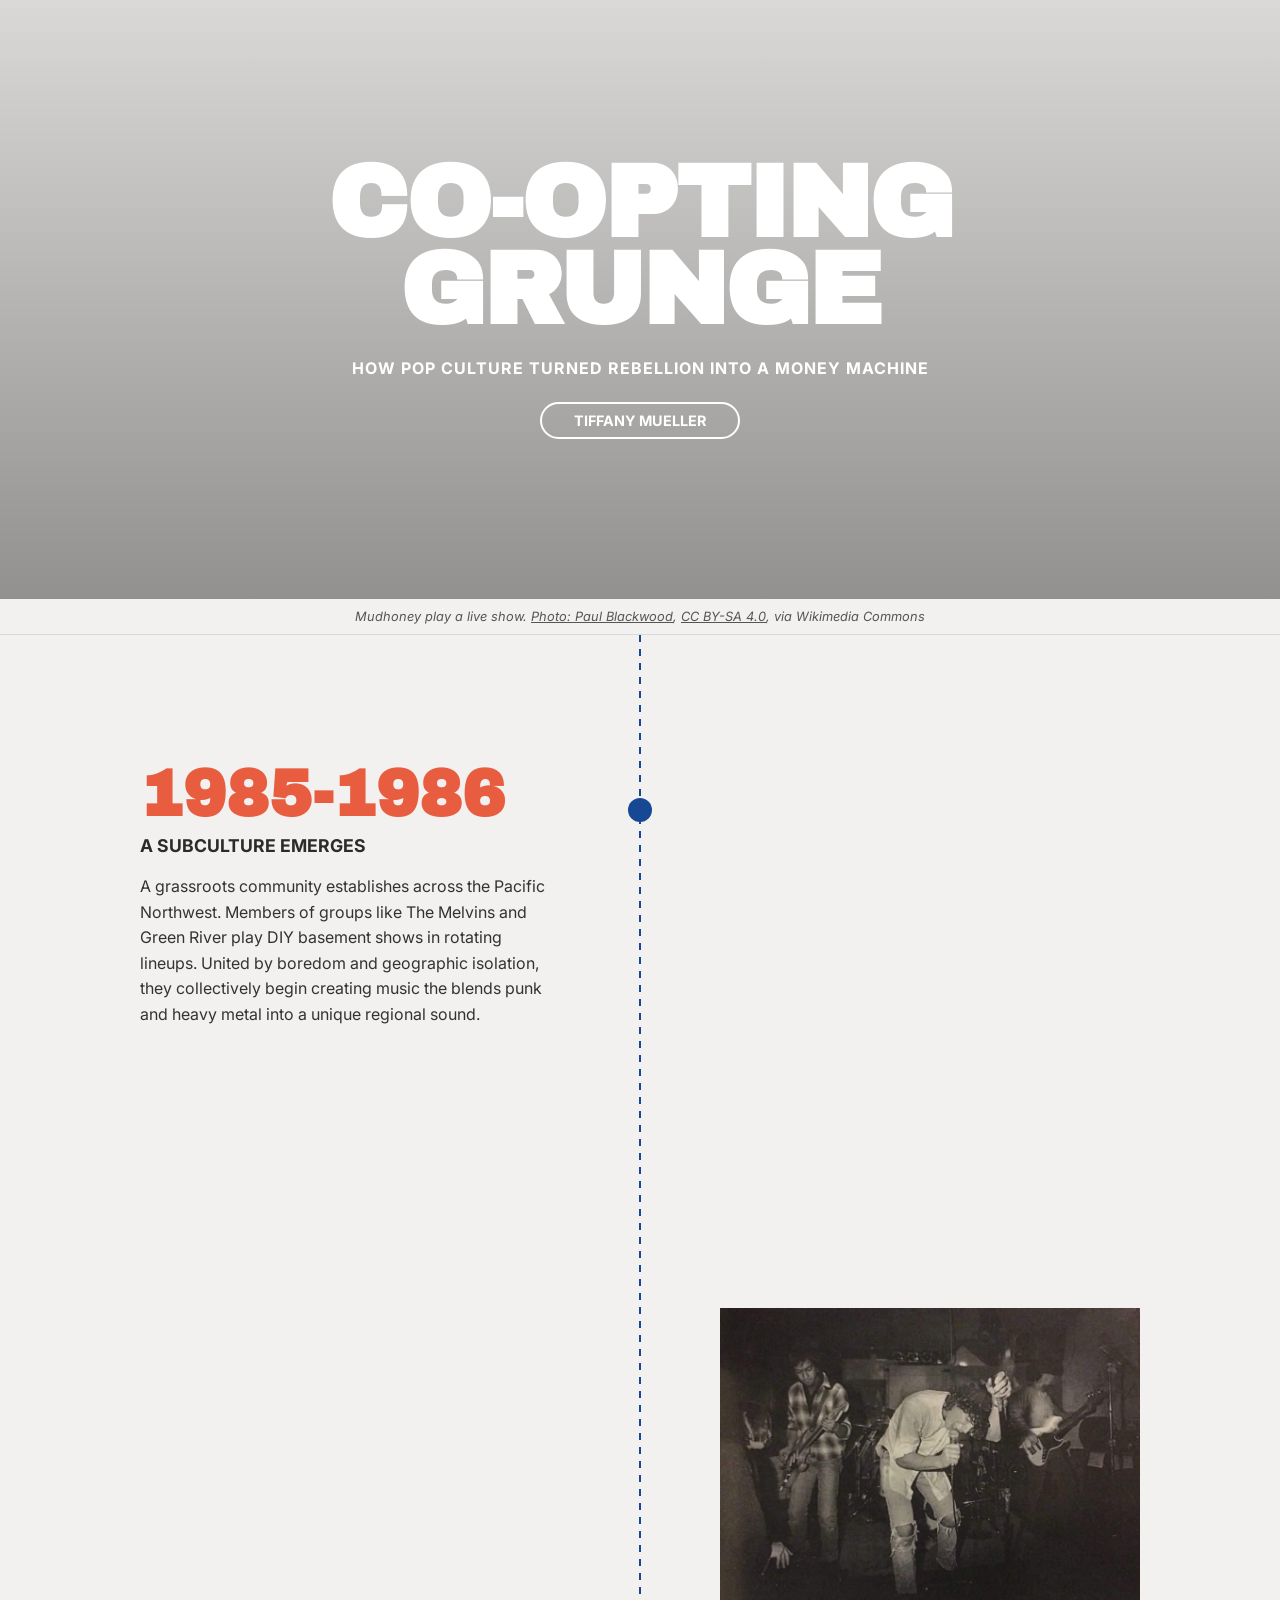
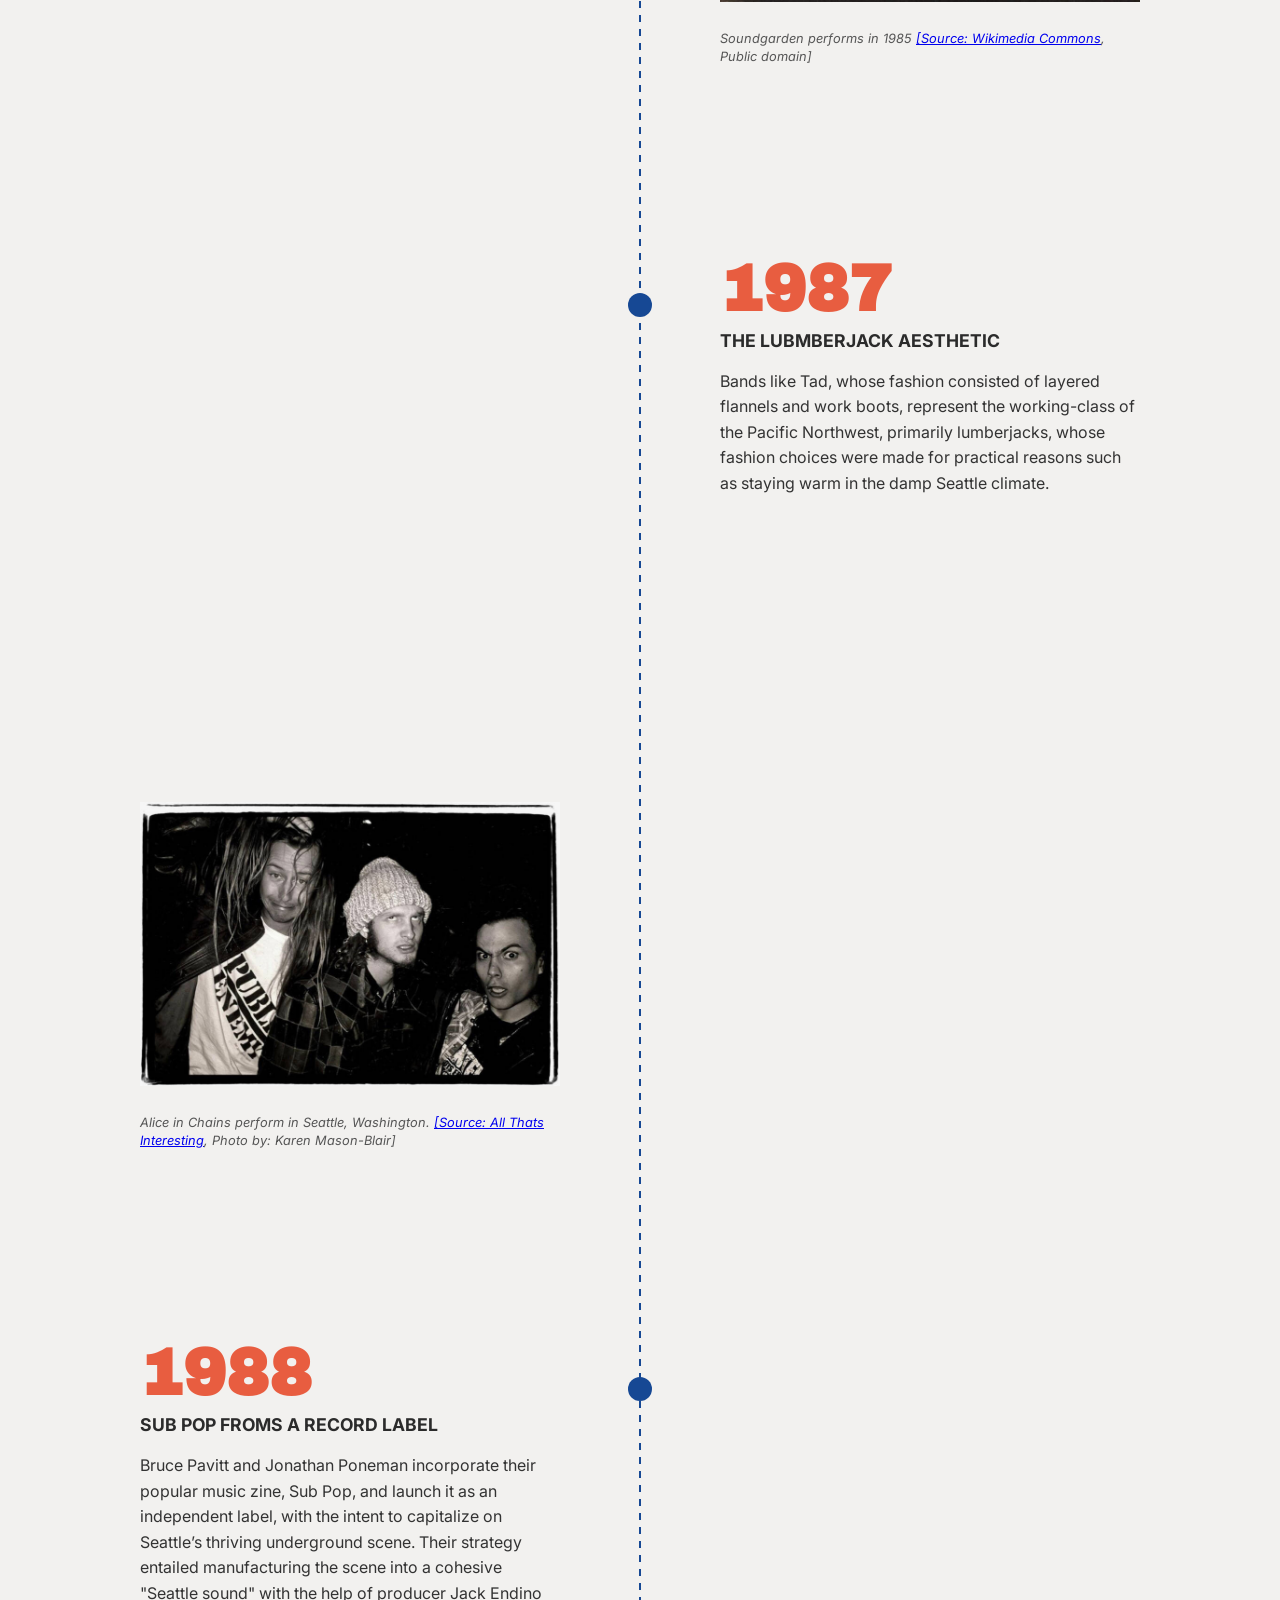
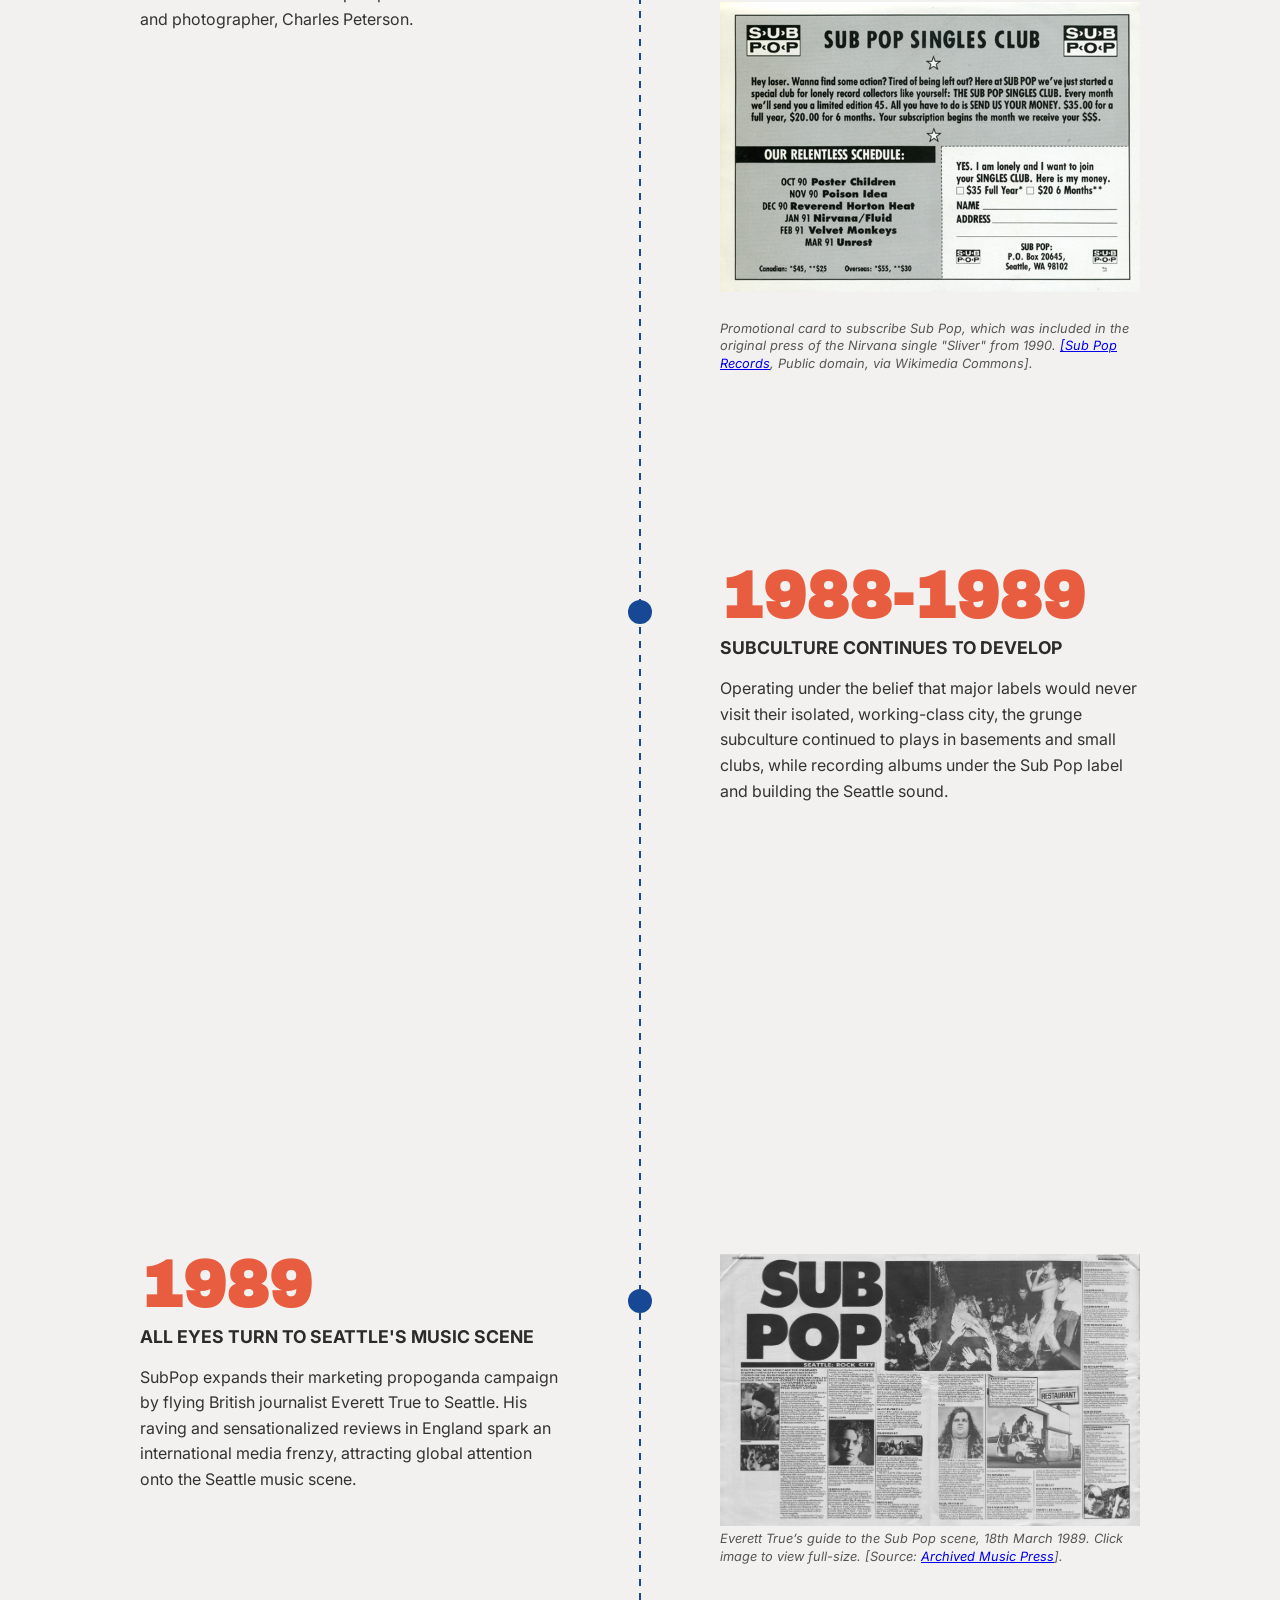
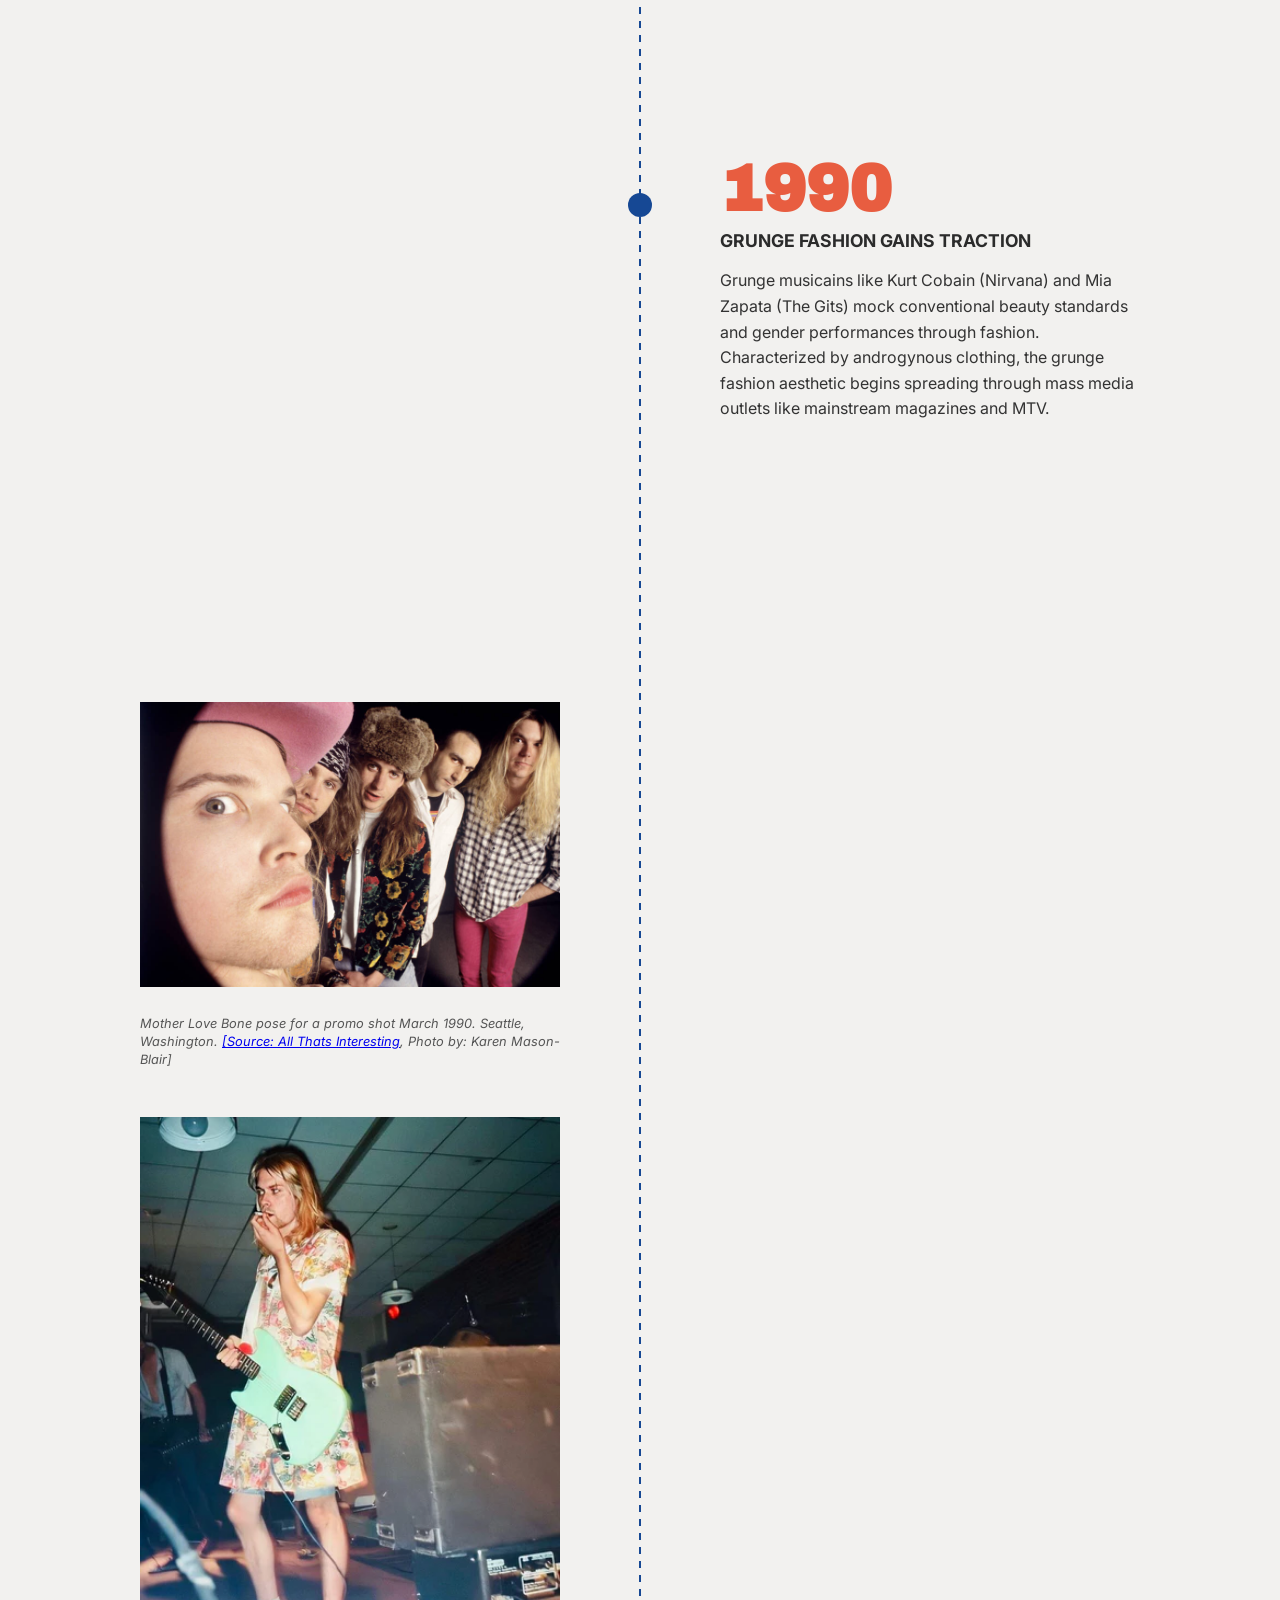
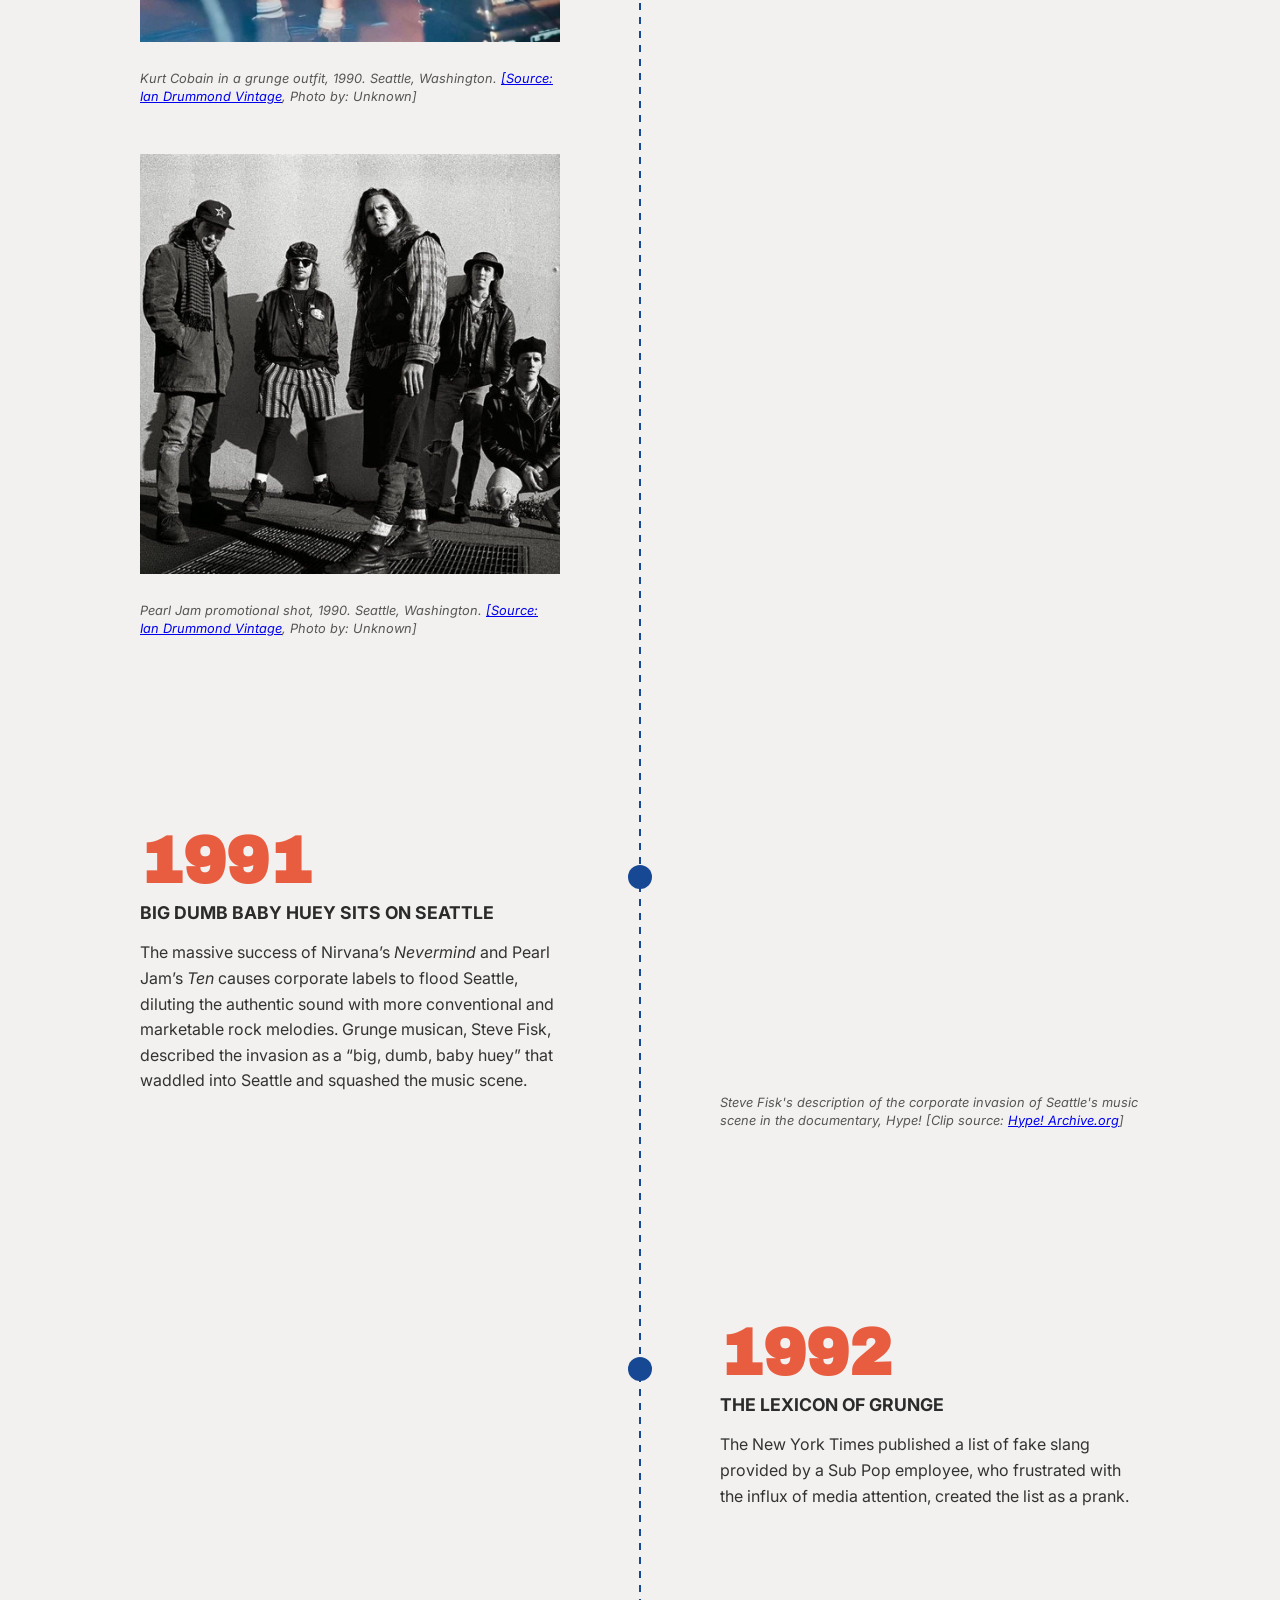
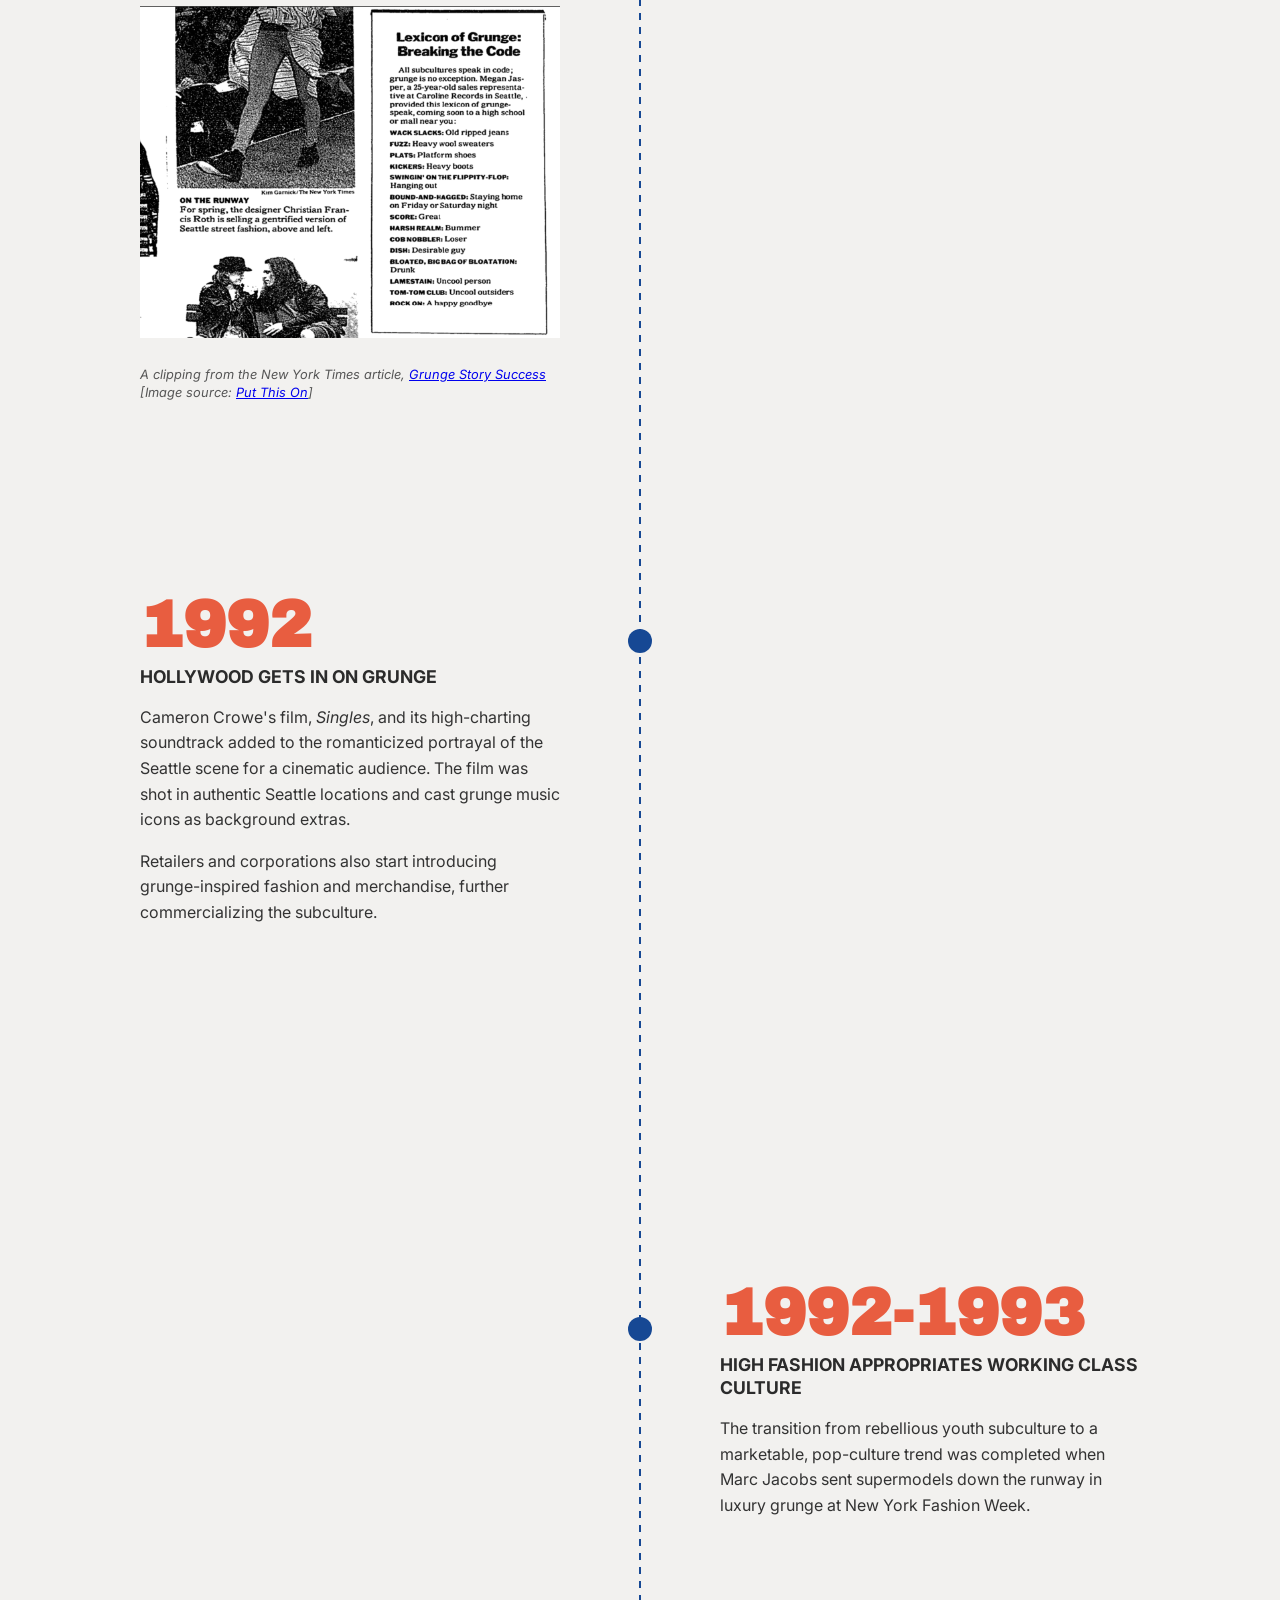
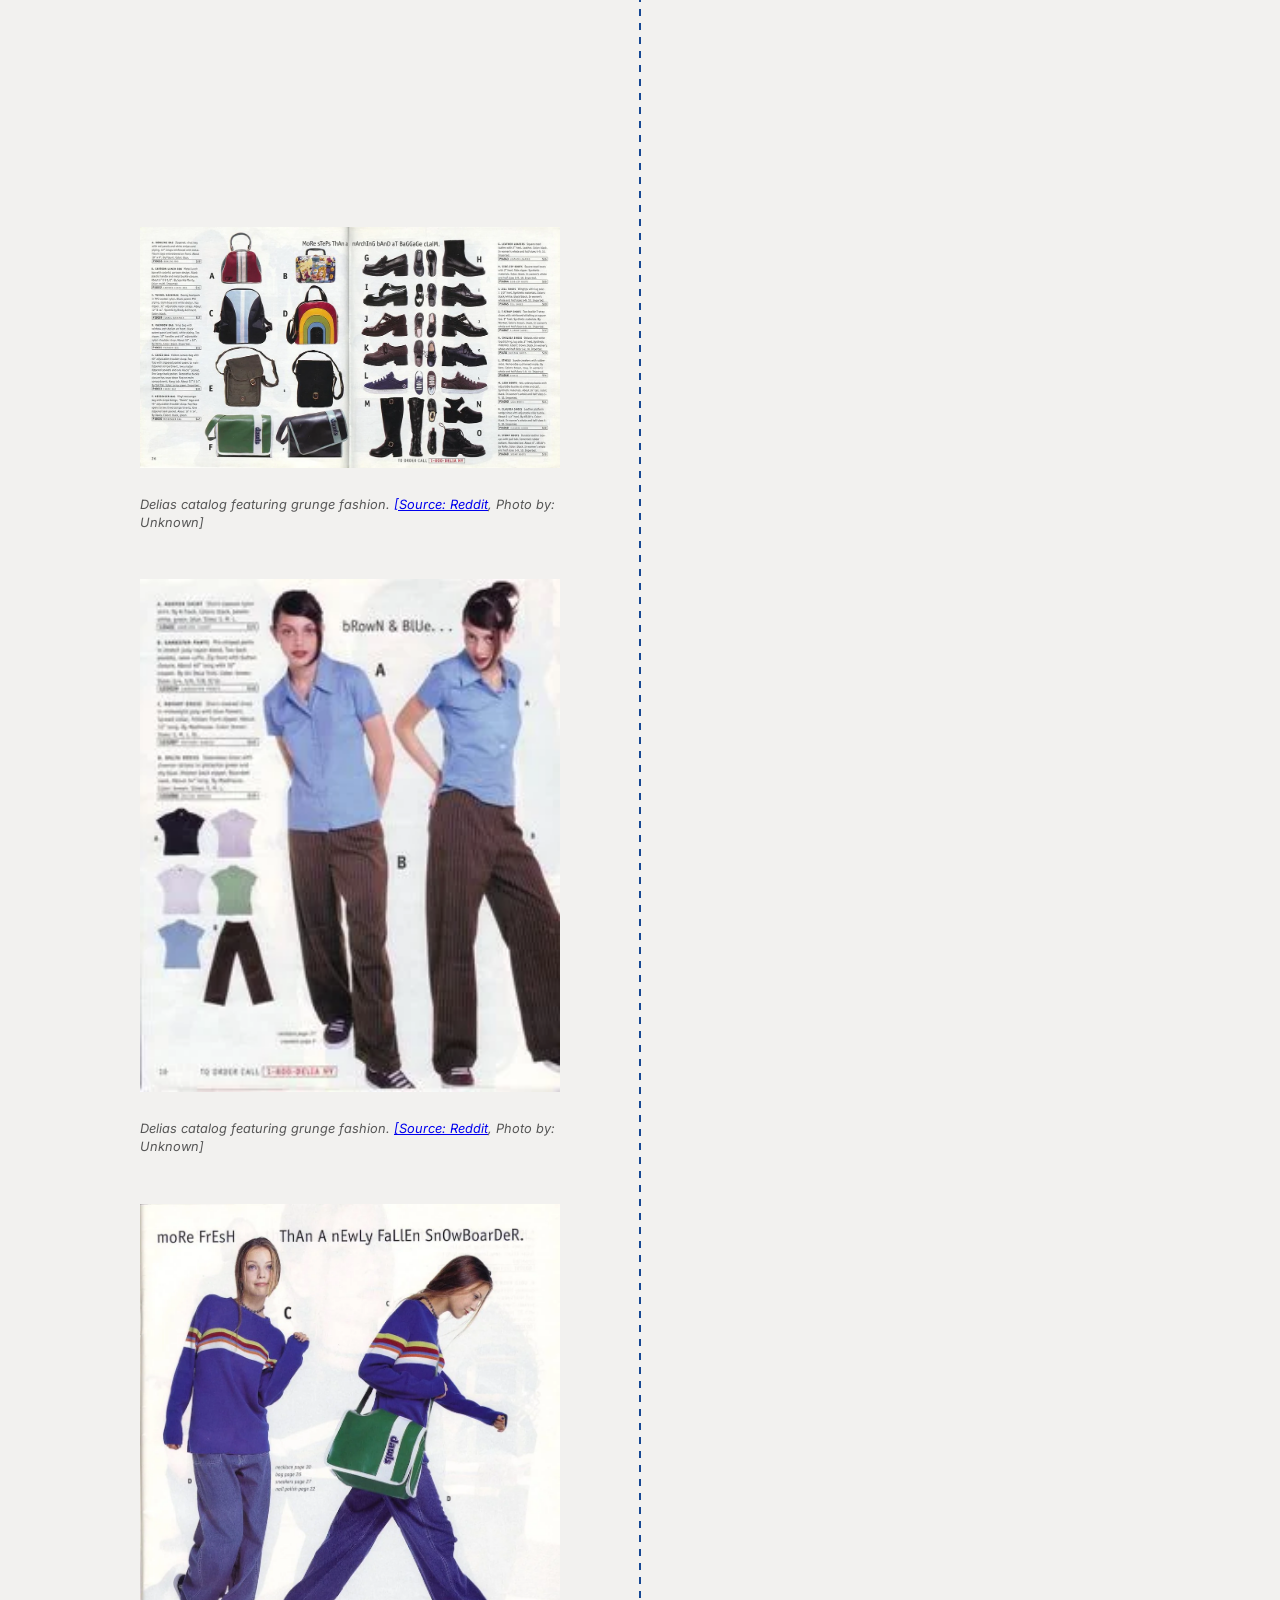
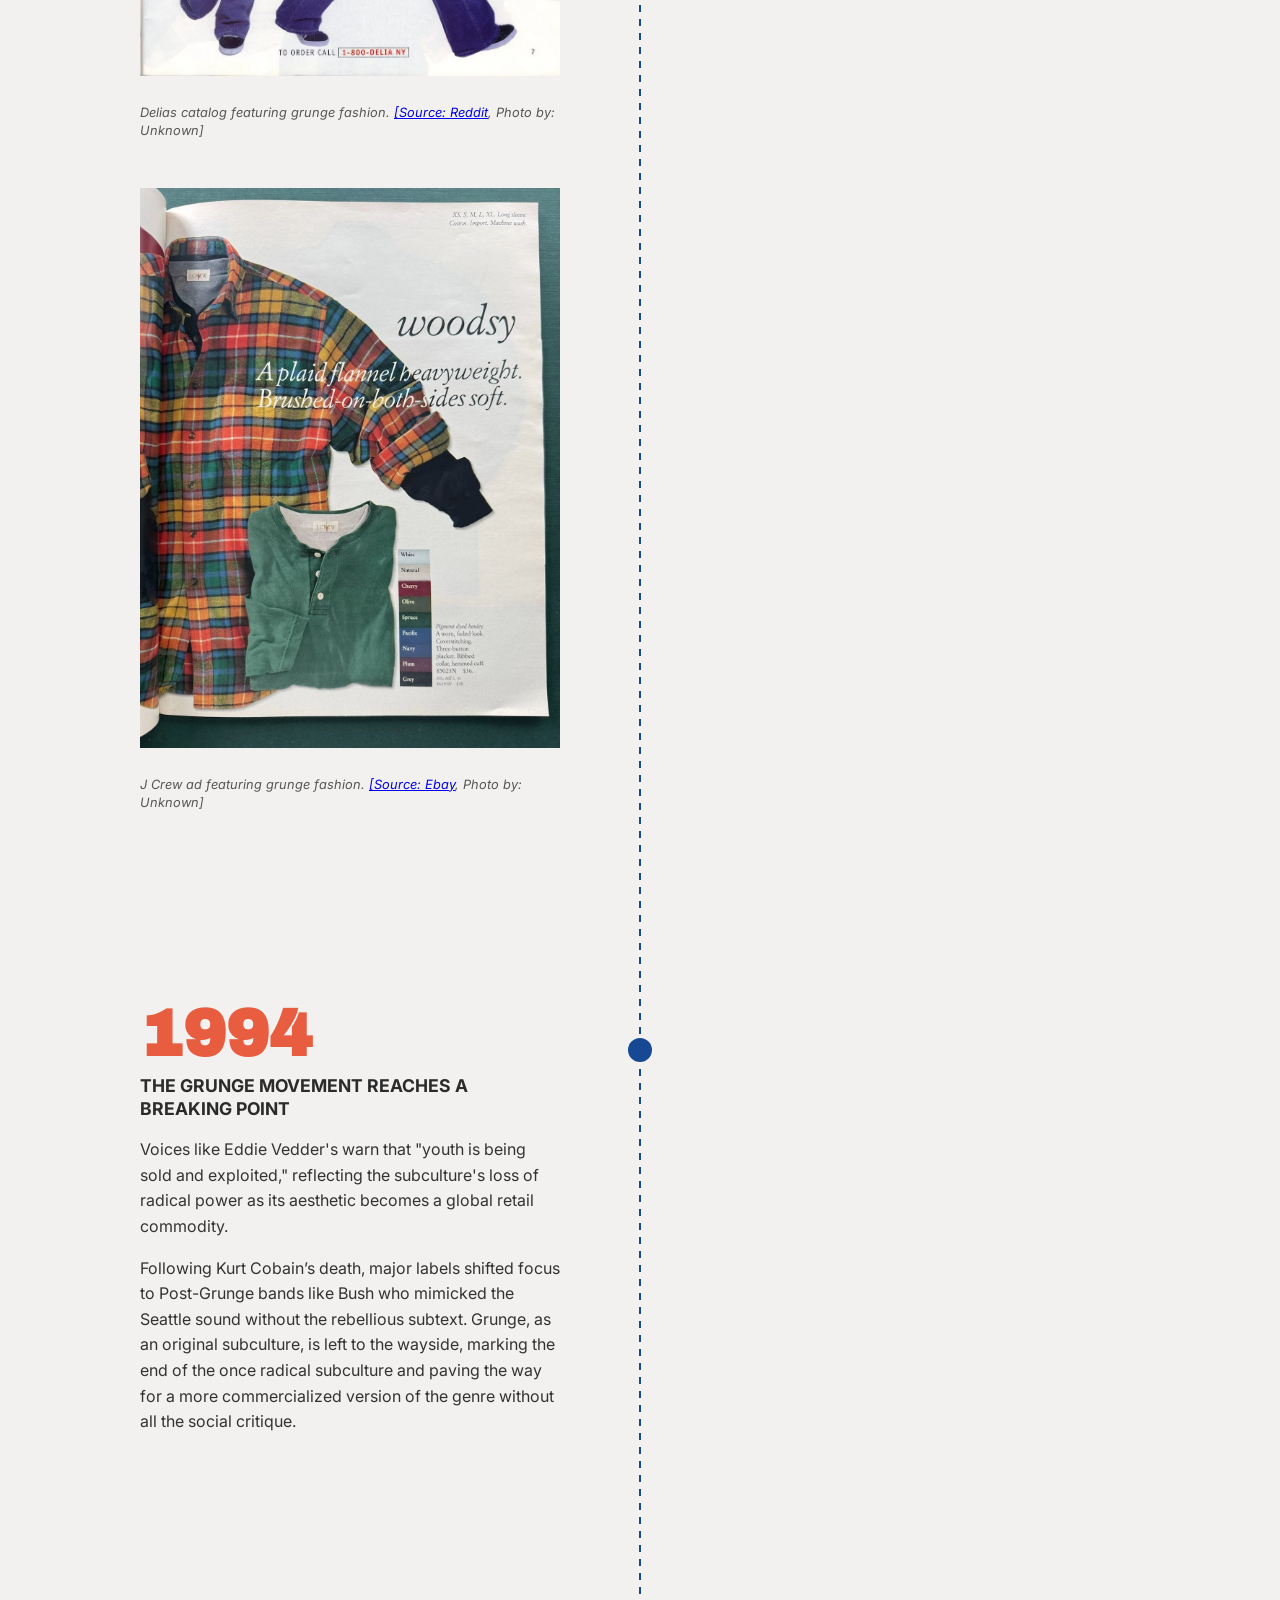
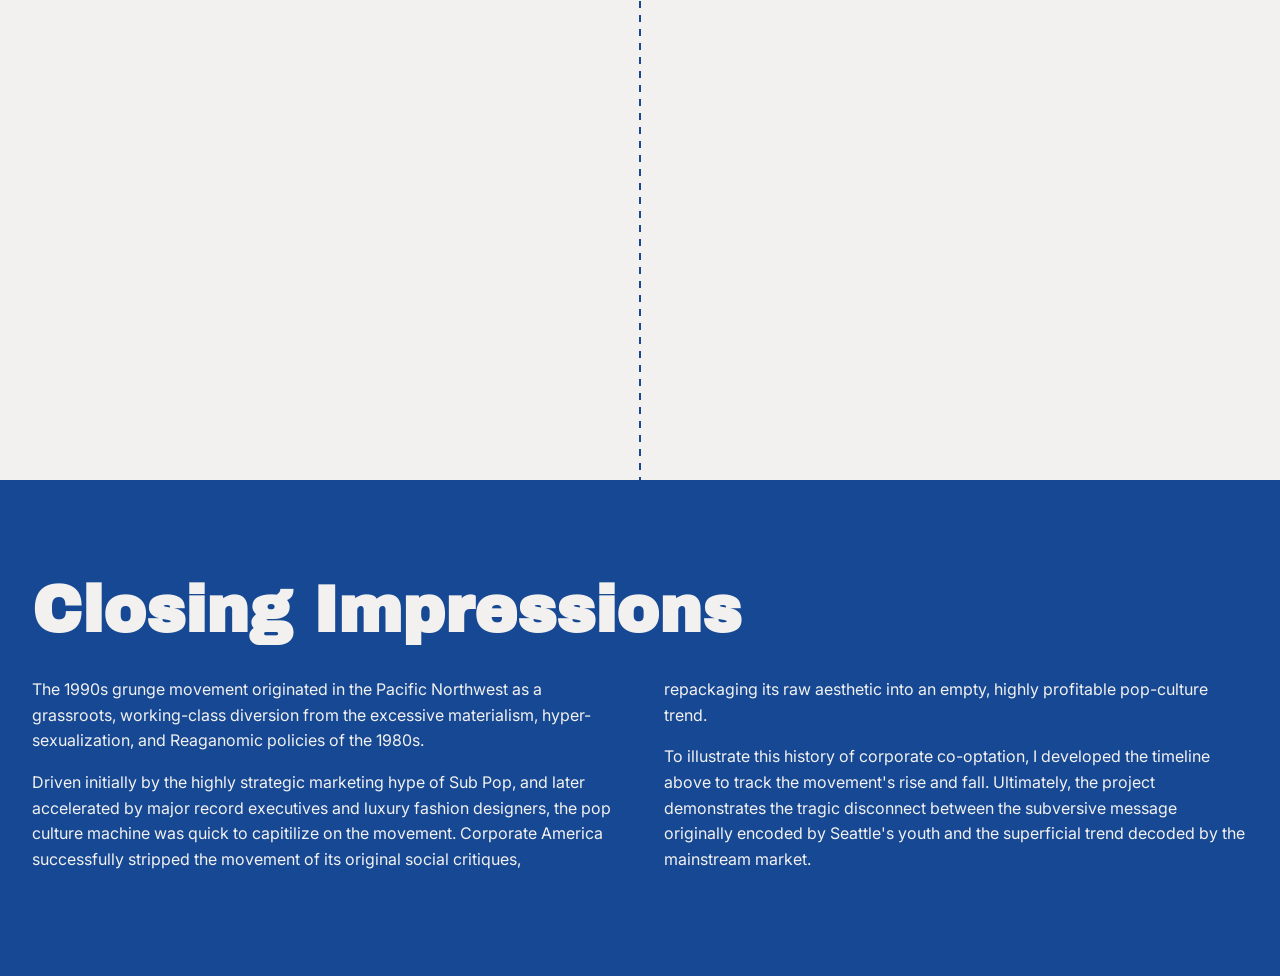
<file: index.html>
<!DOCTYPE html>
<html lang="en">
<head>
    <meta charset="UTF-8">
    <meta name="viewport" content="width=device-width, initial-scale=1.0">
    <title>Co-opting Grunge | Timeline</title>
    <link rel="stylesheet" href="CSS/style.css">
   
</head>
<body>

    <header class="hero">
        <h1>Co-opting<br>Grunge</h1>
        <div class="subtitle">How Pop Culture Turned Rebellion into a Money Machine</div>
        <div class="author-badge">Tiffany Mueller</div>
    </header>
<div class="hero-caption">
       Mudhoney play a live show. <a href="https://commons.wikimedia.org/wiki/File:MUDHONEY_MANCHESTER01.png">Photo: Paul Blackwood</a>, <a href="https://creativecommons.org/licenses/by-sa/4.0">CC BY-SA 4.0</a>, via Wikimedia Commons
    </div>

    <main class="timeline-container">
        <section class="timeline-item">
    <div class="content-block">
        <h2>1985-1986</h2>
        <h3>A SUBCULTURE EMERGES</h3>
        <p>A grassroots community establishes across the Pacific Northwest. Members of groups like The Melvins and Green River play DIY basement shows in rotating lineups. United by boredom and geographic isolation, they collectively begin creating music the blends punk and heavy metal into a unique regional sound.</p>
    </div>
    
    <div class="media-block">
        <iframe 
            class="responsive-video" 
            src="https://www.youtube.com/embed/4KsvHU7wsX4" 
            title="YouTube video player" 
            allow="accelerometer; autoplay; clipboard-write; encrypted-media; gyroscope; picture-in-picture" 
            allowfullscreen>
            
        </iframe>
        <iframe 
            class="responsive-video" 
            src="https://www.youtube.com/embed/o30i5-XNKYc" 
            title="YouTube video player" 
            allow="accelerometer; autoplay; clipboard-write; encrypted-media; gyroscope; picture-in-picture" 
            allowfullscreen>
            
        </iframe>

        <div class="image-wrapper"></div>
            <img src="Images/Soundgarden_live_1985.jpg" alt="Description">
        <div class="image-caption">Soundgarden performs in 1985 <a href="https://commons.wikimedia.org/wiki/File:Soundgarden_live_1985.jpg" target="_blank">[Source: Wikimedia Commons</a>, Public domain]</div>
    </div>
</section>

        <section class="timeline-item">
            <div class="content-block">
                <h2>1987</h2>
                <h3>THE LUBMBERJACK AESTHETIC</h3>
                <p>Bands like Tad, whose fashion consisted of layered flannels and work boots, represent the working-class of the Pacific Northwest, primarily lumberjacks, whose fashion choices were made for practical reasons such as staying warm in the damp Seattle climate.</p>
            </div>
            
             <div class="media-block">
                
        <iframe
            class="responsive-video" 
            src="https://www.youtube.com/embed/oAPMJYtOhlE?start=135" 
            title="YouTube video player" 
            allow="accelerometer; autoplay; clipboard-write; encrypted-media; gyroscope; picture-in-picture" 
            allowfullscreen>
        </iframe>

        
        <iframe 
            class="responsive-video" 
            src="https://www.youtube.com/embed/eObop0waGII" 
            title="YouTube video player" 
            allow="accelerometer; autoplay; clipboard-write; encrypted-media; gyroscope; picture-in-picture" 
            allowfullscreen>
        </iframe>

        <div class="image-wrapper"></div>
            <img src="Images/alice-in-chains1989.jpg" alt="Alice in Chains 1989">
        <div class="image-caption">Alice in Chains perform in Seattle, Washington. <a href="https://allthatsinteresting.com/grunge-pictures#22" target="_blank">[Source: All Thats Interesting</a>, Photo by: Karen Mason-Blair]</div>

    </div>
        </section>

        <section class="timeline-item">
            <div class="content-block">
                <h2>1988</h2>
                <h3>Sub Pop FROMS A RECORD LABEL</h3>
                <p>Bruce Pavitt and Jonathan Poneman incorporate their popular music zine, Sub Pop, and launch it as an independent label, with the intent to capitalize on Seattle’s thriving underground scene. Their strategy entailed manufacturing the scene into a cohesive "Seattle sound" with the help of producer Jack Endino and photographer, Charles Peterson.</p>
            </div>
            <div class="media-block">
                <iframe 
            class="responsive-video" 
            src="https://www.youtube.com/embed/UuhzoR8QwJo" 
            title="YouTube video player" 
            allow="accelerometer; autoplay; clipboard-write; encrypted-media; gyroscope; picture-in-picture" 
            allowfullscreen>
            
        </iframe>
                <img src="Images/Sub_Pop_Singles_Club_Promo.jpg" alt="Vintage Sub Pop Singles Club newspaper advertisement">
                <div class="image-caption">Promotional card to subscribe Sub Pop, which was included in the original press of the Nirvana single "Sliver" from 1990. <a href="https://commons.wikimedia.org/wiki/File:Sub_Pop_Singles_Club_Promo.jpg" target="_blank">[Sub Pop Records</a>, Public domain, via Wikimedia Commons].</div>
            </div>
        </section>

        <section class="timeline-item">
            <div class="content-block">
                <h2>1988-1989</h2>
                <h3>SUBCULTURE continues to develop</h3>
                <p>Operating under the belief that major labels would never visit their isolated, working-class city, the grunge subculture continued to plays in basements and small clubs, while recording albums under the Sub Pop label and building the Seattle sound.</p>
            </div>
            <div class="media-block">
                <iframe 
            class="responsive-video" 
            src="https://www.youtube.com/embed/H9y434n7kwE" 
            title="YouTube video player" 
            allow="accelerometer; autoplay; clipboard-write; encrypted-media; gyroscope; picture-in-picture" 
            allowfullscreen>
        </iframe>
            <iframe 
            class="responsive-video" 
            src="https://www.youtube.com/embed/zmrNm7C0tEk" 
            title="YouTube video player" 
            allow="accelerometer; autoplay; clipboard-write; encrypted-media; gyroscope; picture-in-picture" 
            allowfullscreen>
        </iframe>
            </div>
        </section>

        <section class="timeline-item">
            <div class="content-block">
                <h2>1989</h2>
                <h3>All eyes turn to Seattle's Music Scene</h3>
                <p>SubPop expands their marketing propoganda campaign by flying British journalist Everett True to Seattle. His raving and sensationalized reviews in England spark an international media frenzy, attracting global attention onto the Seattle music scene.</p>
            </div>
            <div class="media-block">
    <div class="image-wrapper"> <a href="Images/the-sub-pop-rosta-18th-march-19891.jpg" target="_blank" rel="noopener" class="zoom-link">
            <img src="Images/the-sub-pop-rosta-18th-march-19891.jpg" alt="Everett True's article on the Seattle music scene.">
        </a>
        <div class="image-caption">
            Everett True’s guide to the Sub Pop scene, 18th March 1989. Click image to view full-size. [Source: <a href="https://archivedmusicpress.wordpress.com/2008/07/20/everett-trues-guide-to-the-sub-pop-scene-18th-march-1989/" target="_blank">Archived Music Press</a>].
        </div>
    </div>
</div>
        </section>

        <section class="timeline-item">
            <div class="content-block">
                <h2>1990</h2>
                <h3>Grunge fashion gains traction</h3>
                <p>Grunge musicains like Kurt Cobain (Nirvana) and Mia Zapata (The Gits) mock conventional beauty standards and gender performances through fashion. Characterized by androgynous clothing, the grunge fashion aesthetic begins spreading through mass media outlets like mainstream magazines and MTV.</p>
            </div>
            <div class="media-block">
                </iframe>
            <iframe 
            class="responsive-video" 
            src="https://www.youtube.com/embed/-75354hLXao" 
            title="YouTube video player" 
            allow="accelerometer; autoplay; clipboard-write; encrypted-media; gyroscope; picture-in-picture" 
            allowfullscreen>
        </iframe>
<iframe 
            class="responsive-video" 
            src="https://www.youtube.com/embed/LZrtIaDKLFE" 
            title="YouTube video player" 
            allow="accelerometer; autoplay; clipboard-write; encrypted-media; gyroscope; picture-in-picture" 
            allowfullscreen>
        </iframe>
<div class="image-wrapper"></div>
            <img src="Images/mother-love-bone.jpeg" alt="Mother love bone promo shot">
        <div class="image-caption">Mother Love Bone pose for a promo shot March 1990. Seattle, Washington. <a href="https://allthatsinteresting.com/grunge-pictures#5" target="_blank">[Source: All Thats Interesting</a>, Photo by: Karen Mason-Blair]</div>

        <div class="image-wrapper"></div>
            <img src="Images/kurt-dress.webp" alt="Kurt Cobain in grunge outfit">
        <div class="image-caption">Kurt Cobain in a grunge outfit, 1990. Seattle, Washington. <a href="https://iandrummondvintage.com/blogs/fashion-history/grunge-fashion" target="_blank">[Source: Ian Drummond Vintage</a>, Photo by: Unknown]</div>

        <div class="image-wrapper"></div>
            <img src="Images/pearljam.jpg" alt="Pearl Jam in grunge outfit">
        <div class="image-caption">Pearl Jam promotional shot, 1990. Seattle, Washington. <a href="https://iandrummondvintage.com/blogs/fashion-history/grunge-fashion" target="_blank">[Source: Ian Drummond Vintage</a>, Photo by: Unknown]</div>

        

        </section>

        <section class="timeline-item">
            <div class="content-block">
                <h2>1991</h2>
                <h3>Big dumb baby huey sits on seattle</h3>
                <p>The massive success of Nirvana’s <i>Nevermind</i> and Pearl Jam’s <i>Ten</i> causes corporate labels to flood Seattle, diluting the authentic sound with more conventional and marketable rock melodies. Grunge musican, Steve Fisk, described the invasion as a “big, dumb, baby huey” that waddled into Seattle and squashed the music scene.</p>
            </div>
            <div class="media-block">

 <iframe 
            class="responsive-video" 
            src="https://www.youtube.com/embed/fqTHQnj7T3o?si=PcCJjvKbT9Rs72Lv" 
            title="YouTube video player" 
            allow="accelerometer; autoplay; clipboard-write; encrypted-media; gyroscope; picture-in-picture" 
            allowfullscreen>
            
        </iframe>
    <div class="image-caption">Steve Fisk's description of the corporate invasion of Seattle's music scene in the documentary, Hype! [Clip source: <a href="https://archive.org/details/Hype.1996.documentary" target="_blank">Hype! Archive.org</a>]</div>
</div>
        </section>

          <section class="timeline-item">
            <div class="content-block">
                <h2>1992</h2>
                <h3>The LEXICON of GRUNGE</h3>
                <p>The New York Times published a list of fake slang provided by a Sub Pop employee, who frustrated with the influx of media attention, created the list as a prank.</p>
            </div>
               <div class="media-block">
        <iframe 
            class="responsive-video" 
            src="https://www.youtube.com/embed/N9b8YSozvRw" 
            title="YouTube video player" 
            allow="accelerometer; autoplay; clipboard-write; encrypted-media; gyroscope; picture-in-picture" 
            allowfullscreen>
            
        </iframe>

        <div class="image-wrapper"></div>
            <img src="Images/lexicon-nyt.png" alt="newspaper clipping of the New York Times article about the fake grunge lexicon">
        <div class="image-caption">A clipping from the New York Times article, <a href="https://www.nytimes.com/1992/11/15/style/grunge-a-success-story.html" target="_blank" rel="noopener noreferrer">Grunge Story Success</a> [Image source: <a href=https://putthison.com/harsh-realms-and-deal-sleds/ target="_blank">Put This On</a>]</div>
    </div>
        </section>

        <section class="timeline-item">
            <div class="content-block">
                <h2>1992</h2>
                <h3>HOLLYWOOD GETS IN ON GRUNGE</h3>
                <p>Cameron Crowe's film, <i>Singles</i>, and its high-charting soundtrack added to the romanticized portrayal of the Seattle scene for a cinematic audience. The film was shot in authentic Seattle locations and cast grunge music icons as background extras.</p>

                <p>Retailers and corporations also start introducing grunge-inspired fashion and merchandise, further commercializing the subculture.</p>
            </div>
            
              <div class="media-block">
            <iframe 
            class="responsive-video" 
            src="https://www.youtube.com/embed/b4tQFsPTGXI" 
            title="YouTube video player" 
            allow="accelerometer; autoplay; clipboard-write; encrypted-media; gyroscope; picture-in-picture" 
            allowfullscreen>
        </iframe>
        <iframe 
            class="responsive-video" 
            src="https://www.youtube.com/embed/t-FIyqmr9Xg" 
            title="YouTube video player" 
            allow="accelerometer; autoplay; clipboard-write; encrypted-media; gyroscope; picture-in-picture" 
            allowfullscreen>
        </iframe>
            </div>
        </section>

                <section class="timeline-item">
            <div class="content-block">
                <h2>1992-1993</h2>
                <h3>high fashion appropriates working class culture</h3>
                <p>The transition from rebellious youth subculture to a marketable, pop-culture trend was completed when Marc Jacobs sent supermodels down the runway in luxury grunge at New York Fashion Week.</p>
            </div>
            <div class="media-block">

        <iframe 
            class="responsive-video" 
            src="https://www.youtube.com/embed/ZRbJsnTsEdQ" 
            title="YouTube video player" 
            allow="accelerometer; autoplay; clipboard-write; encrypted-media; gyroscope; picture-in-picture" 
            allowfullscreen>
            
        </iframe>

        <iframe 
            class="responsive-video" 
            src="https://www.youtube.com/embed/sF5Ff9o-d0c?start=105" 
            title="YouTube video player" 
            allow="accelerometer; autoplay; clipboard-write; encrypted-media; gyroscope; picture-in-picture" 
            allowfullscreen>
        </iframe>
         <div class="image-wrapper"></div>
            <img src="Images/delia-shoes.webp" alt="Delias catalog featuring grunge fashion">
        <div class="image-caption">Delias catalog featuring grunge fashion. <a href="https://www.reddit.com/r/OldSchoolCool/comments/105ccu4/delias_catalogs_1990s/" target="_blank">[Source: Reddit</a>, Photo by: Unknown]</div>
               <div class="image-wrapper"></div>
            <img src="Images/delias-catalog.webp" alt="Delias catalog featuring grunge fashion">
        <div class="image-caption">Delias catalog featuring grunge fashion. <a href="https://www.reddit.com/r/OldSchoolCool/comments/105ccu4/delias_catalogs_1990s/" target="_blank">[Source: Reddit</a>, Photo by: Unknown]</div>
        

            <div class="image-wrapper"></div>
            <img src="Images/delias-sweater.webp" alt="Delias catalog featuring grunge fashion">
        <div class="image-caption">Delias catalog featuring grunge fashion. <a href="https://www.reddit.com/r/OldSchoolCool/comments/105ccu4/delias_catalogs_1990s/" target="_blank">[Source: Reddit</a>, Photo by: Unknown]</div>

        <div class="image-wrapper"></div>
            <img src="Images/jcrew1994flannel.webp" alt="Delias catalog featuring grunge fashion">
        <div class="image-caption">J Crew ad featuring grunge fashion. <a href="https://www.ebay.com/itm/188200022462?_skw=delias+catalog+1995&itmmeta=01KR49EWC7DQFRB5X07E8MPHAF&hash=item2bd19871be:g:jbIAAeSwoA1pwZfQ&itmprp=enc%3AAQALAAAA0GfYFPkwiKCW4ZNSs2u11xDFcnd1suD%2BI9Ynoix4xFDsiSv1E%2F1xJiong4TOJLLs7Pcf%2BrJTsfb7sL4jF67Vk3RmmpCHXq1hzdD7PPac%2FT8m7AuJgxQMU7uA%2BswVH5v9fAX%2BkhZtZqefbiZDslSXFOtDTbX%2BeiatrUtyGt1dM7GzltCGMIjqf02SkmZMfhEAfYdiO0hBMO%2BgHKqB%2BZWD%2B2WN%2BPYyyyLQYWIX9N%2BpMNuolC08dDgiPTAQPx3VZiWp9%2FKXsdlyoOPUh7yMiCyJDmU%3D%7Ctkp%3ABk9SR6bGu4nBZw" target="_blank">[Source: Ebay</a>, Photo by: Unknown]</div>
</div>
        </section>


        <section class="timeline-item">
            <div class="content-block">
                <h2>1994</h2>
                <h3>THE GRUNGE MOVEMENT REACHES A BREAKING POINT</h3>
                <p>Voices like Eddie Vedder's warn that "youth is being sold and exploited," reflecting the subculture's loss of radical power as its aesthetic becomes a global retail commodity.</p>
                <p>Following Kurt Cobain’s death, major labels shifted focus to Post-Grunge bands like Bush who mimicked the Seattle sound without the rebellious subtext. Grunge, as an original subculture, is left to the wayside, marking the end of the once radical subculture and paving the way for a more commercialized version of the genre without all the social critique.</p>
            </div>
             <div class="media-block">
        <iframe 
            class="responsive-video" 
            src="https://www.youtube.com/embed/xIR6OzWFhYc?start=67" 
            title="YouTube video player" 
            allow="accelerometer; autoplay; clipboard-write; encrypted-media; gyroscope; picture-in-picture" 
            allowfullscreen>
            
        </iframe>

        <iframe 
            class="responsive-video" 
            src="https://www.youtube.com/embed/sF5Ff9o-d0c?start=105" 
            title="YouTube video player" 
            allow="accelerometer; autoplay; clipboard-write; encrypted-media; gyroscope; picture-in-picture" 
            allowfullscreen>
        </iframe>
         <iframe 
            class="responsive-video" 
            src="https://www.youtube.com/embed/gboyY1c2trQ" 
            title="YouTube video player" 
            allow="accelerometer; autoplay; clipboard-write; encrypted-media; gyroscope; picture-in-picture" 
            allowfullscreen>
        </iframe>
    </div>
        </section>
        </main> 
             <section class="impressions-section">
        <div class="impressions-container">
            <h2>Closing Impressions</h2>
            <div class="two-column-text">
                <p>The 1990s grunge movement originated in the Pacific Northwest as a grassroots, working-class diversion from the excessive materialism, hyper-sexualization, and Reaganomic policies of the 1980s. </p><p>Driven initially by the highly strategic marketing hype of Sub Pop, and later accelerated by major record executives and luxury fashion designers, the pop culture machine was quick to capitilize on the movement. Corporate America successfully stripped the movement of its original social critiques, repackaging its raw aesthetic into an empty, highly profitable pop-culture trend.</p> <p>To illustrate this history of corporate co-optation, I developed the timeline above to track the movement's rise and fall. Ultimately, the project demonstrates the tragic disconnect between the subversive message originally encoded by Seattle's youth and the superficial trend decoded by the mainstream market.</p>
            </div>
        </div>
    </section>

</body>
</html>
</file>
<file: CSS/style.css>
/* Import heavy sans-serif for headers and clean sans for body */
@import url('https://fonts.googleapis.com/css2?family=Archivo+Black&family=Inter:wght@400;700&display=swap');

:root {
    --brand-blue: #164894;
    --brand-orange: #e85d40;
    --text-dark: #2b2b2b;
    --bg-texture: url('https://www.transparenttextures.com/patterns/crumpled-paper.png');
    --bg-color: #f2f1ef;
}

body {
    margin: 0;
    padding: 0;
    font-family: 'Inter', sans-serif;
    background-color: var(--bg-color);
    background-image: var(--bg-texture);
    color: var(--text-dark);
}


/* --- Hero Section --- */
.hero {
    text-align: center;
    padding: 10rem 2rem; 
    display: flex;
    flex-direction: column;
    align-items: center;
    justify-content: center;
    position: relative;
    box-sizing: border-box;
    
    /* Gradient overlay + Background Image */
    background-image: 
        linear-gradient(rgba(0, 0, 0, 0.1), rgba(0, 0, 0, 0.4)), 
        url('https://upload.wikimedia.org/wikipedia/commons/1/17/MUDHONEY_MANCHESTER01.png?');
    
    background-size: cover;
    background-position: top;
    background-repeat: no-repeat;
    color: #ffffff;
}

/* --- Hero Caption (Below Header) --- */
.hero-caption {
    text-align: center;
    font-size: 0.8rem;
    color: #555;
    padding: 10px 20px;
    font-style: italic;
    border-bottom: 1px solid rgba(0, 0, 0, 0.1); 
}

.hero-caption a {
    color: #555;
    text-decoration: underline;
}

.hero-caption a:hover {
    color: var(--brand-blue);
}
.hero h1 {
    font-family: 'Archivo Black', sans-serif;
    font-size: clamp(4rem, 8vw, 7rem);
    color: #ffffff;
    line-height: 0.85;
    margin: 0;
    text-transform: uppercase;
    letter-spacing: -2px;
}

.subtitle {
    font-weight: 700;
    color: #ffffff;
    margin-top: 1.5rem;
    text-transform: uppercase;
    letter-spacing: 1px;
}

.author-badge {
    display: inline-block;
    border: 2px solid #ffffff;
    border-radius: 50px;
    padding: 0.5rem 2rem;
    color: #ffffff;
    font-weight: bold;
    margin-top: 1.5rem;
    text-transform: uppercase;
    font-size: 0.9rem;
}

/* --- Timeline Container --- */
.timeline-container {
    max-width: 1000px;
    margin: 0 auto;
    padding: 8rem 2rem;
    position: relative;
}

.timeline-container::before {
    content: '';
    position: absolute;
    top: 0;
    bottom: 0;
    left: 50%;
    width: 2px;
    background-image: linear-gradient(var(--brand-blue) 50%, transparent 50%);
    background-size: 2px 14px;
    transform: translateX(-50%);
}

/* --- Timeline Items --- */
.timeline-item {
    display: flex;
    justify-content: space-between;
    align-items: flex-start; 
    margin-bottom: 12rem;
    position: relative;
}

.timeline-item:nth-child(even) {
    flex-direction: row-reverse;
}

.timeline-item::after {
    content: '';
    position: absolute;
    left: 50%;
    top: 35px; 
    width: 24px;
    height: 24px;
    background-color: var(--brand-blue);
    border-radius: 50%;
    transform: translateX(-50%);
    z-index: 2;
}

/* --- Typography & Content (STICKY) --- */
.content-block {
    width: 42%;
    position: -webkit-sticky;
    position: sticky;
    top: 60px; 
    height: fit-content;
    z-index: 1;
}

.content-block h2 {
    font-family: 'Archivo Black', sans-serif;
    color: var(--brand-orange);
    font-size: clamp(3.5rem, 5vw, 4.5rem);
    line-height: 1;
    margin: 0 0 0.5rem 0;
}

.content-block h3 {
    text-transform: uppercase;
    font-size: 1.1rem;
    color: var(--text-dark);
    margin-top: 0;
    margin-bottom: 1rem;
    line-height: 1.3;
}

.content-block p {
    line-height: 1.6;
    font-size: 1rem;
    color: #333;
}

/* --- Media Stack Layout --- */
.media-block {
    width: 42%;
    display: flex;
    flex-direction: column;
    gap: 1.5rem;
}

/* --- Media Styling --- */
.media-block img {
    width: 100%;
    height: auto;
    border: none;
    display: block;
}

.responsive-video {
    width: 100%;
    height: auto;
    aspect-ratio: 16 / 9;
    border: none;
}

/* --- Caption & Image Wrapper --- */
.image-wrapper {
    display: flex;
    flex-direction: column;
}

.image-caption {
    font-size: 0.8rem;
    color: #555;
    margin-top: 4px;
    font-style: italic;
    line-height: 1.4;
}

/* --- Impressions Section --- */
.impressions-section {
    background-color: var(--brand-blue);
    color: var(--bg-color);
    padding: 6rem 2rem;
}

.impressions-container {
    width: 100%; /* Changed from max-width: 1000px to span the full viewport */
    margin: 0;
}

.impressions-container h2 {
    font-family: 'Archivo Black', sans-serif;
    font-size: clamp(3.5rem, 5vw, 4.5rem);
    margin: 0 0 2rem 0;
    width: 100%;
    text-align: left;
}

.two-column-text {
    column-count: 2;
    column-gap: 3rem;
    font-size: 1rem;
    line-height: 1.6;
}

.two-column-text p {
    margin-top: 0; 
}

/* --- Mobile Responsiveness for Impressions --- */
@media (max-width: 768px) {
    .impressions-section {
        padding: 4rem 1.5rem;
    }
    
    .two-column-text {
        column-count: 1; /* Stacks text on smaller screens */
    }
}

/* --- Mobile Responsiveness --- */
@media (max-width: 768px) {
    .hero {
        padding: 6rem 1.5rem;
    }

    .timeline-container {
        padding: 4rem 1.5rem;
    }

    .timeline-container::before {
        left: 24px;
    }
    
    .timeline-item, .timeline-item:nth-child(even) {
        flex-direction: column;
        align-items: flex-start;
        margin-bottom: 6rem;
    }
    
    .timeline-item::after {
        left: 0; 
        top: 25px;
    }
    
    .content-block {
        width: calc(100% - 50px);
        padding-left: 50px;
        position: relative;
        top: 0;
        margin-bottom: 2rem;
    }
    
    .media-block {
        width: calc(100% - 50px);
        padding-left: 50px;
    }

    
}
</file>
